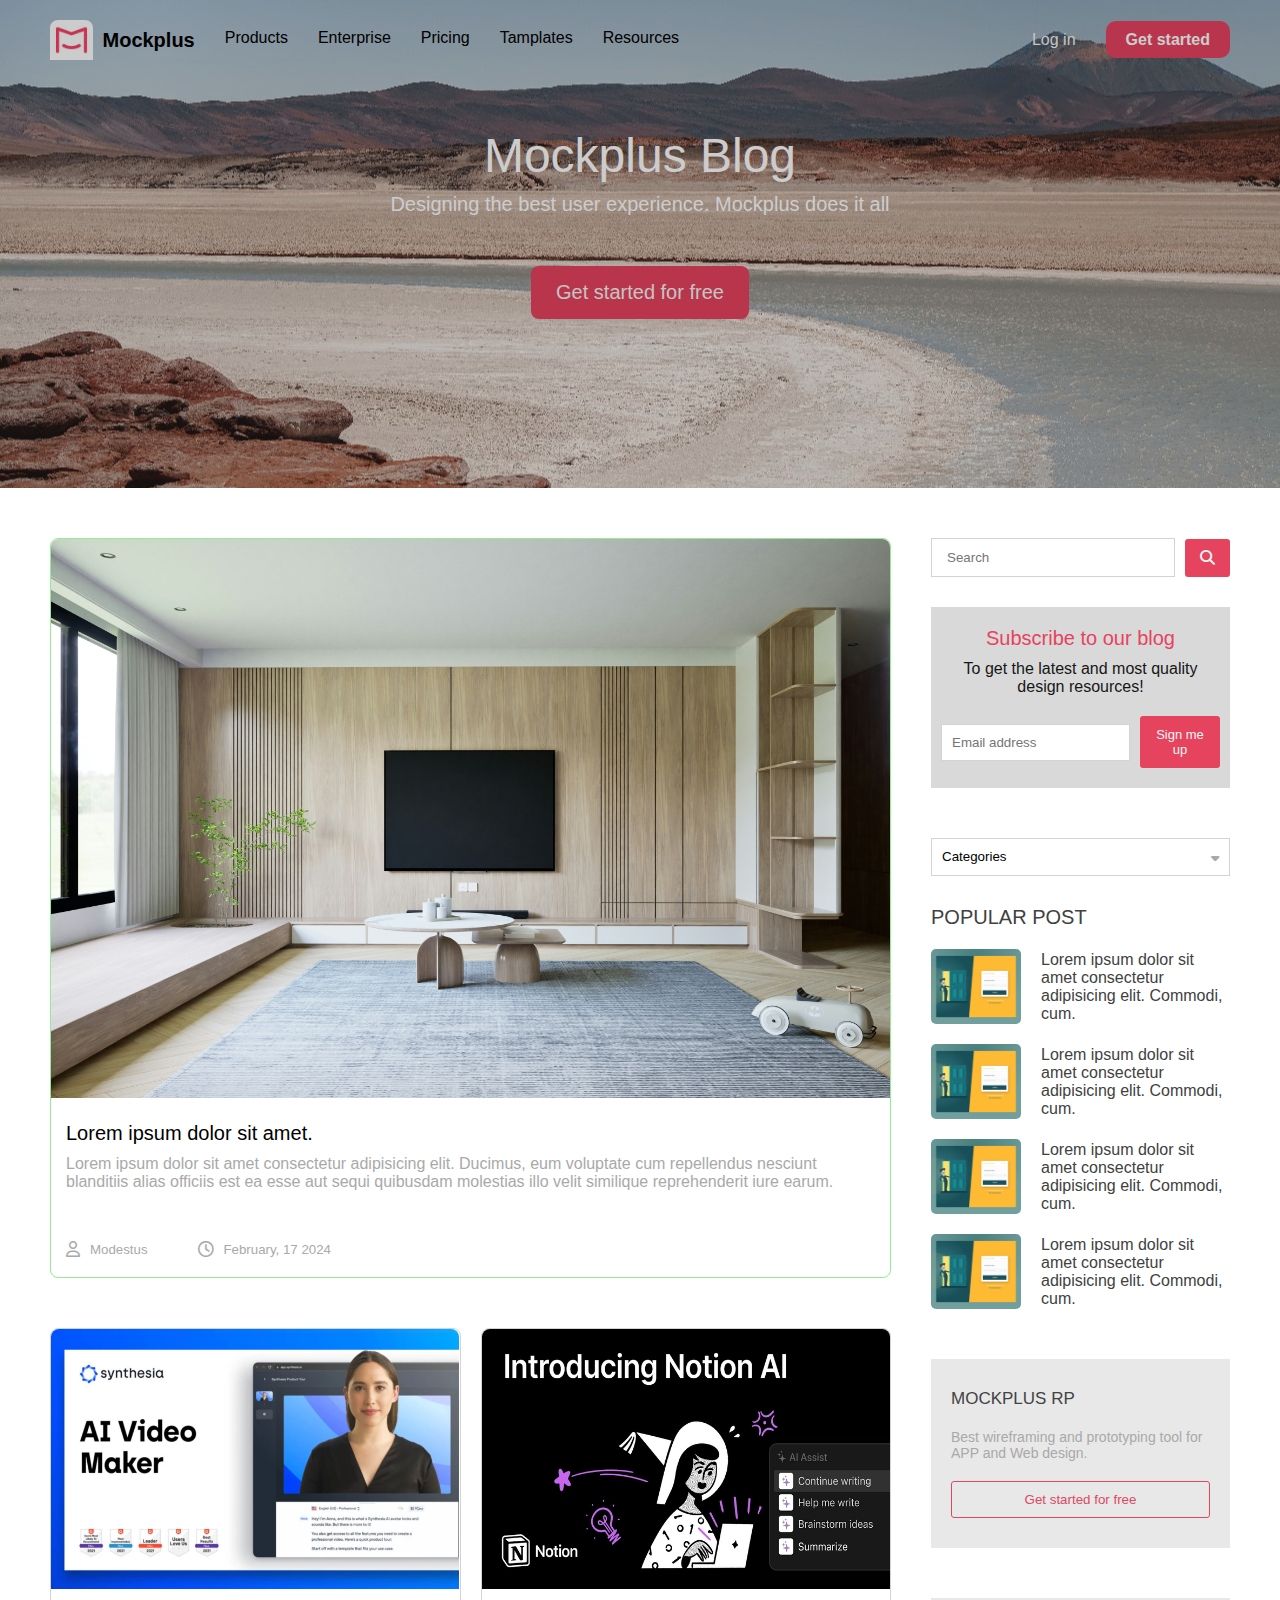
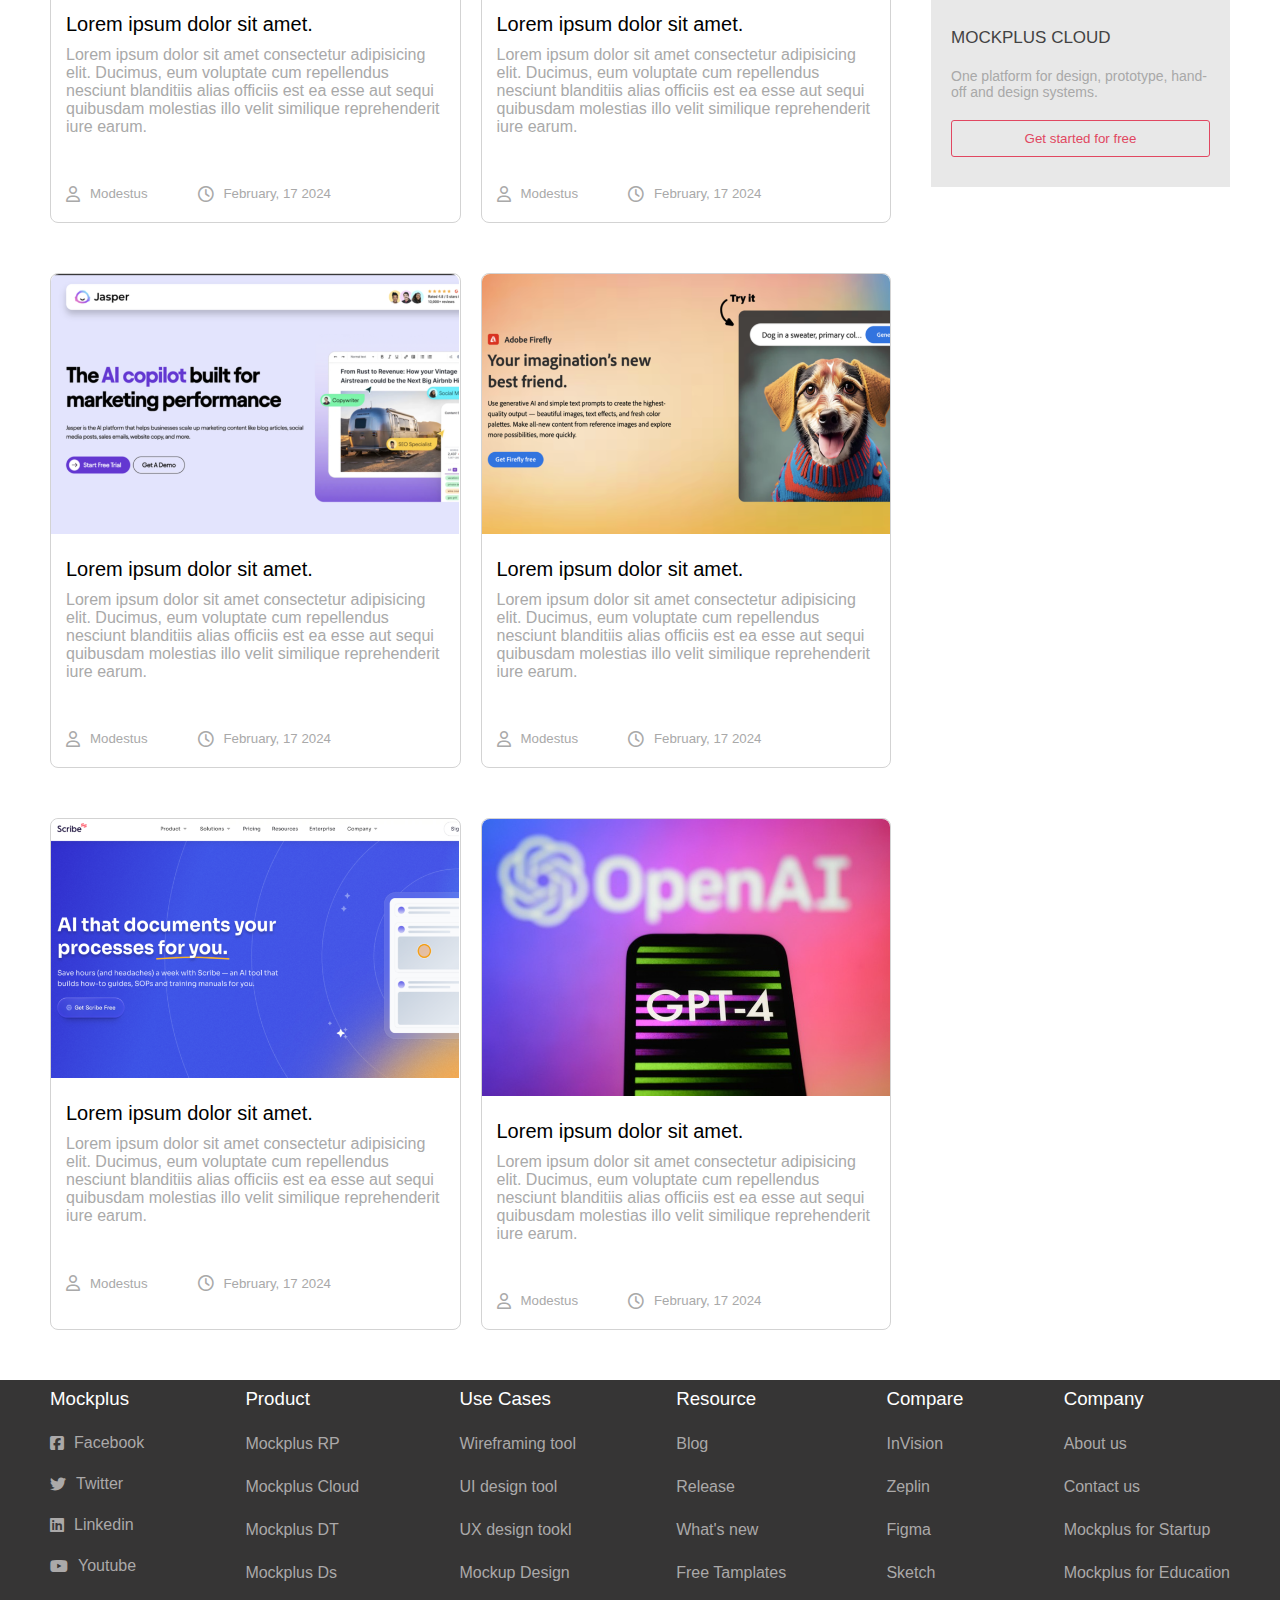
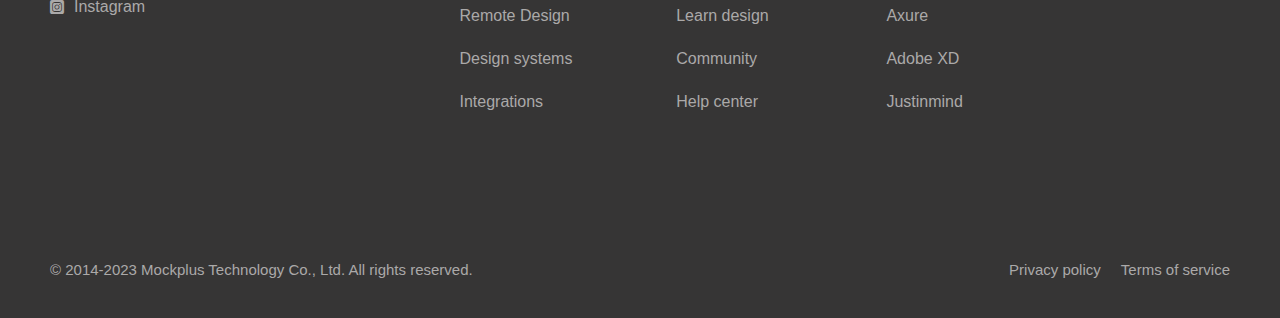
<file: SEMESTER PROJECT/INDEX.HTML>
<!DOCTYPE html>
<html lang="en">
<head>
    <meta charset="UTF-8">
    <meta name="viewport" content="width=device-width, initial-scale=1.0">
    <title>mock plus</title>
    <link rel="stylesheet" href="Style.css">
    <link rel="stylesheet" href="https://cdnjs.cloudflare.com/ajax/libs/font-awesome/6.5.1/css/all.min.css">
</head>
<body>     
    <header class="banner" style="background-image: url('./Assets/banner.jpeg'); 
    background-size: cover;
    background-position: center center;" >
    <!--this is header-->
    <nav class="nav-bar">
<div class="nav-left">
    <img src="./Assets/logo.jpeg" alt="logo">
    <ul>
        <li class="logo"><a href="#home">Mockplus</a></li>
        <li class="menu"><a href="#product">
            <div class="dropdown" >
                <button class="drop-btn">Products</button>
                <div class="drop-content">
                    <a href="">
                        <h3>Prototype</h3>
                        <p>Free web protyping</p>
                    </a>
                     <a href="">
                <h3>Wireframing</h3>
                <p>Free online wireframing tool</p>
            </a>
                <a href="">
                    <h3>UX design</h3>
                    <p>Design tool for UX team</p>
                </a>
            </div>
        </li>
        <li class="menu"><a href="#enterprise">Enterprise</a></li>
        <li class="menu"><a href="#pricing">Pricing</a></li>
        <li class="menu"><a href="#tamplates">Tamplates</a></li>
        <li class="menu"><a href="#resources">
            <div class="dropdown">
                <button class="drop-btn">Resources</button>
                <div class="drop-content"><a href=""><p>Help center</p></a>

                </a><a href=""><p>Learn design</p>

                </a>
                <a href=""><p>Community</p>
                    <a href=""><p>Blog</p>
                    
                </a>
            </div>
        </a></li>
    </ul>

</div>
<div class="nav-right">
    <ul>
       <li class="login"><a href="#login" style="color: whitesmoke;">Log in</a></li>
       <li class="get-started"><a href="#get-started">Get started</a></li>
    </ul>
</div>
    </nav>
    <div class="banner-details"><h4>Mockplus Blog</h4>
        <p>Designing the best user experience. Mockplus does it all</p>
        <button>Get started for free</button>
    </div>
</header>
<div class="main-container">
    <main>
    <!--this is main-->
    <div class="container">
        <div class="item1">
<img src="./Assets/banner2.jpg" alt="image">
<div class="content">
<h4>Lorem ipsum dolor sit amet.</h4>
      <p>Lorem ipsum dolor sit amet consectetur adipisicing elit. Ducimus,
         eum voluptate cum repellendus nesciunt blanditiis alias officiis est ea 
        esse aut sequi quibusdam molestias illo velit similique reprehenderit iure earum.</p>
        <div class="icons">
            <i class="fa fa-user" aria-hidden="true">
                <h5>Modestus</h5>
            
            
            </i>
            <i class="fa-solid fa-clock">
                <h5>February, 17 2024</h5>

            </i>
            
        </div>
</div>
        </div>
        <div class="item">
<img src="./Assets/video.png" alt="image">
<div class="content">
<h4>Lorem ipsum dolor sit amet.</h4>
      <p>Lorem ipsum dolor sit amet consectetur adipisicing elit. Ducimus,
         eum voluptate cum repellendus nesciunt blanditiis alias officiis est ea 
        esse aut sequi quibusdam molestias illo velit similique reprehenderit iure earum.</p>
        <div class="icons">
            <i class="fa fa-user" aria-hidden="true">
                <h5>Modestus</h5>
            
            
            </i>
            <i class="fa-solid fa-clock">
                <h5>February, 17 2024</h5>

            </i>
            
        </div>
</div>
        </div>
        <div class="item">
<img src="./Assets/notion.png" alt="image">
<div class="content">
<h4>Lorem ipsum dolor sit amet.</h4>
      <p>Lorem ipsum dolor sit amet consectetur adipisicing elit. Ducimus,
         eum voluptate cum repellendus nesciunt blanditiis alias officiis est ea 
        esse aut sequi quibusdam molestias illo velit similique reprehenderit iure earum.</p>
        <div class="icons">
            <i class="fa fa-user" aria-hidden="true">
                <h5>Modestus</h5>
            
            
            </i>
            <i class="fa-solid fa-clock">
                <h5>February, 17 2024</h5>

            </i>
            
        </div>
</div>
        </div>
        <div class="item">
<img src="./Assets/capilot.png" alt="image">
<div class="content">
<h4>Lorem ipsum dolor sit amet.</h4>
      <p>Lorem ipsum dolor sit amet consectetur adipisicing elit. Ducimus,
         eum voluptate cum repellendus nesciunt blanditiis alias officiis est ea 
        esse aut sequi quibusdam molestias illo velit similique reprehenderit iure earum.</p>
        <div class="icons">
            <i class="fa fa-user" aria-hidden="true">
                <h5>Modestus</h5>
            
            
            </i>
            <i class="fa-solid fa-clock">
                <h5>February, 17 2024</h5>

            </i>
            
        </div>
</div>
        </div>
        <div class="item">
<img src="./Assets/best.png" alt="image">
<div class="content">
<h4>Lorem ipsum dolor sit amet.</h4>
      <p>Lorem ipsum dolor sit amet consectetur adipisicing elit. Ducimus,
         eum voluptate cum repellendus nesciunt blanditiis alias officiis est ea 
        esse aut sequi quibusdam molestias illo velit similique reprehenderit iure earum.</p>
        <div class="icons">
            <i class="fa fa-user" aria-hidden="true">
                <h5>Modestus</h5>
            
            
            </i>
            <i class="fa-solid fa-clock">
                <h5>February, 17 2024</h5>

            </i>
            
        </div>
</div>
        </div>
        <div class="item">
<img src="./Assets/AI.png" alt="image">
<div class="content">
<h4>Lorem ipsum dolor sit amet.</h4>
      <p>Lorem ipsum dolor sit amet consectetur adipisicing elit. Ducimus,
         eum voluptate cum repellendus nesciunt blanditiis alias officiis est ea 
        esse aut sequi quibusdam molestias illo velit similique reprehenderit iure earum.</p>
        <div class="icons">
            <i class="fa fa-user" aria-hidden="true">
                <h5>Modestus</h5>
            
            
            </i>
            <i class="fa-solid fa-clock">
                <h5>February, 17 2024</h5>

            </i>
            
        </div>
</div>
        </div>
        <div class="item">
<img src="./Assets/Open.png" alt="image">
<div class="content">
<h4>Lorem ipsum dolor sit amet.</h4>
      <p>Lorem ipsum dolor sit amet consectetur adipisicing elit. Ducimus,
         eum voluptate cum repellendus nesciunt blanditiis alias officiis est ea 
        esse aut sequi quibusdam molestias illo velit similique reprehenderit iure earum.</p>
        <div class="icons">
            <i class="fa fa-user" aria-hidden="true">
                <h5>Modestus</h5>
            
            
            </i>
            <i class="fa-solid fa-clock">
                <h5>February, 17 2024</h5>

            </i>
            
        </div>
</div>
        </div>
    

    </div>
</main>
<aside>
    <div class="search-field">
        <input type="text" placeholder="Search">
        <a href="#"><i class="fa fa-search" aria-hidden="true"></i></a>
    </div>
    <div class="email-field">
        <h2>Subscribe to our blog</h2>
        <p>To get the latest and most quality design resources!</p>
        <div class="email-details">
            <input type="text" placeholder="Email address">
            <a href="#">Sign me up</a>
        </div>
         </div>
         <div class="categories-container">
<button id="categories-drop">
    Categories
    <i class="fa fa-caret-down" aria-hidden="true"></i>
</button>
<div id="categories-content">
    <h5>Inside Mockplus</h5>
    <h5>UI Design</h5>
    <h5>UX Design</h5>
    <h5>Design and prototyping tools</h5>
    <h5>Web design</h5>
    <h5>Mobile design</h5>
    <h5>Iteration Design</h5>
    <h5>Product Design</h5>
    <h5>News and events of UX Design</h5>
    <h5>UX design guest posts</h5>
</div>
         </div>
         <div class="post-container">
<h2>Popular post</h2>
<div class="post">
<img src="./Assets/post.jpg" alt="post">
<p>Lorem ipsum dolor sit amet consectetur adipisicing elit. Commodi, cum.</p>
</div>
<div class="post">
    <img src="./Assets/post.jpg" alt="post">
    <p>Lorem ipsum dolor sit amet consectetur adipisicing elit. Commodi, cum.</p>
    </div>
    <div class="post">
        <img src="./Assets/post.jpg" alt="post">
        <p>Lorem ipsum dolor sit amet consectetur adipisicing elit. Commodi, cum.</p>
        </div>
        <div class="post">
            <img src="./Assets/post.jpg" alt="post">
            <p>Lorem ipsum dolor sit amet consectetur adipisicing elit. Commodi, cum.</p>
            </div>
         </div>
         <div class="proms">
            <h3>Mockplus RP</h3>
            <p>Best wireframing and prototyping tool for APP and Web design.</p>
            <button>Get started for free</button>

         </div>
         <div class="proms">
            <h3>MOCKPLUS CLOUD</h3>
            <p>One platform for design, prototype, hand-off and design systems.</p>
            <button>Get started for free</button>

         </div>


</aside>

</div>
    <footer>
        <!--this is footer-->
        <script src="index.js"></script>
        <div class="footer-top">
            <div class="social-handles">
<h3>Mockplus</h3>
<div class="social-handles-icon">
    <a href="">
        <i class="fab fa-facebook-square"><h4>Facebook</h4></i>
    </a>
    <a href="">
        <i class="fab fa-twitter"><h4>Twitter</h4></i>
        
    </a>
    <a href="">
        <i class="fab fa-linkedin"><h4>Linkedin</h4></i>
        
    </a>
    <a href="">
        <i class="fab fa-youtube"><h4>Youtube</h4></i>
        
    </a>
    <a href="">
        <i class="fab fa-instagram-square"><h4>Instagram</h4></i>
        
    </a>
</div>
            </div>
            <div class="footer-content">
                <h3>Product</h3>
                <ul>
                    <li>
                        <a href="">Mockplus RP</a>
                    </li>
                    <li>
                        <a href="">Mockplus Cloud</a>
                    </li>
                    <li>
                        <a href="">Mockplus DT</a>
                    </li>
                    <li>
                        <a href="">Mockplus Ds</a>
                    </li>
                </ul>
                

            </div>
            <div class="footer-content">
                <h3>Use Cases</h3>
                <ul>
                    <li>
                        <a href="">Wireframing tool</a>
                    </li>
                    <li>
                        <a href="">UI design tool</a>
                    </li>
                    <li>
                        <a href="">UX design tookl</a>
                    </li>
                    <li>
                        <a href="">Mockup Design</a>
                    </li>
                <li>
                    <a href="">Remote Design</a>
                </li>
                <li>
                    <a href="">Design systems</a>
                </li>
                <li>
                    <a href="">Integrations</a>
                </li>
            </ul>
                

            </div>
            <div class="footer-content">
                <h3>Resource</h3>
                <ul>
                    <li>
                        <a href="">Blog</a>
                    </li>
                    <li>
                        <a href="">Release</a>
                    </li>
                    <li>
                        <a href="">What's new</a>
                    </li>
                    <li>
                        <a href="">Free Tamplates</a>
                    </li>
                <li>
                    <a href="">Learn design</a>
                </li>
                <li>
                    <a href="">Community</a>
                </li>
                <li>
                    <a href="">Help center</a>
                </li>
            </ul>
                

            </div>
            <div class="footer-content">
                <h3>Compare</h3>
                <ul>
                    <li><a href="">InVision</a></li>
                    <li><a href="">Zeplin</a></li>
                    <li><a href="">Figma</a></li>
                    <li><a href="">Sketch</a></li>
                    <li><a href="">Axure</a></li>
                    <li><a href="">Adobe XD</a></li>
                    <li><a href="">Justinmind</a>
                </li>
            </ul>             
            </div>
            <div class="footer-content">
                <h3>Company</h3>
                <ul>
                    <li><a href="">About us</a></li>
                    <li><a href="">Contact us</a></li>
                    <li><a href="">Mockplus for Startup</a></li>
                    <li><a href="">Mockplus for Education</a></li>
               </ul>                
            </div>
        </div>
        <div class="footer-bottom">
            
            <div class="bottom-left">
                <h4>© 2014-2023 Mockplus Technology Co., Ltd. All rights reserved.</h4>

            </div>
            <div class="bottom-right">
               <a href="">Privacy policy</a>
               <a href="">Terms of service</a> 
            </div>
        </div>
    </footer>    
</body>
</html>
</file>
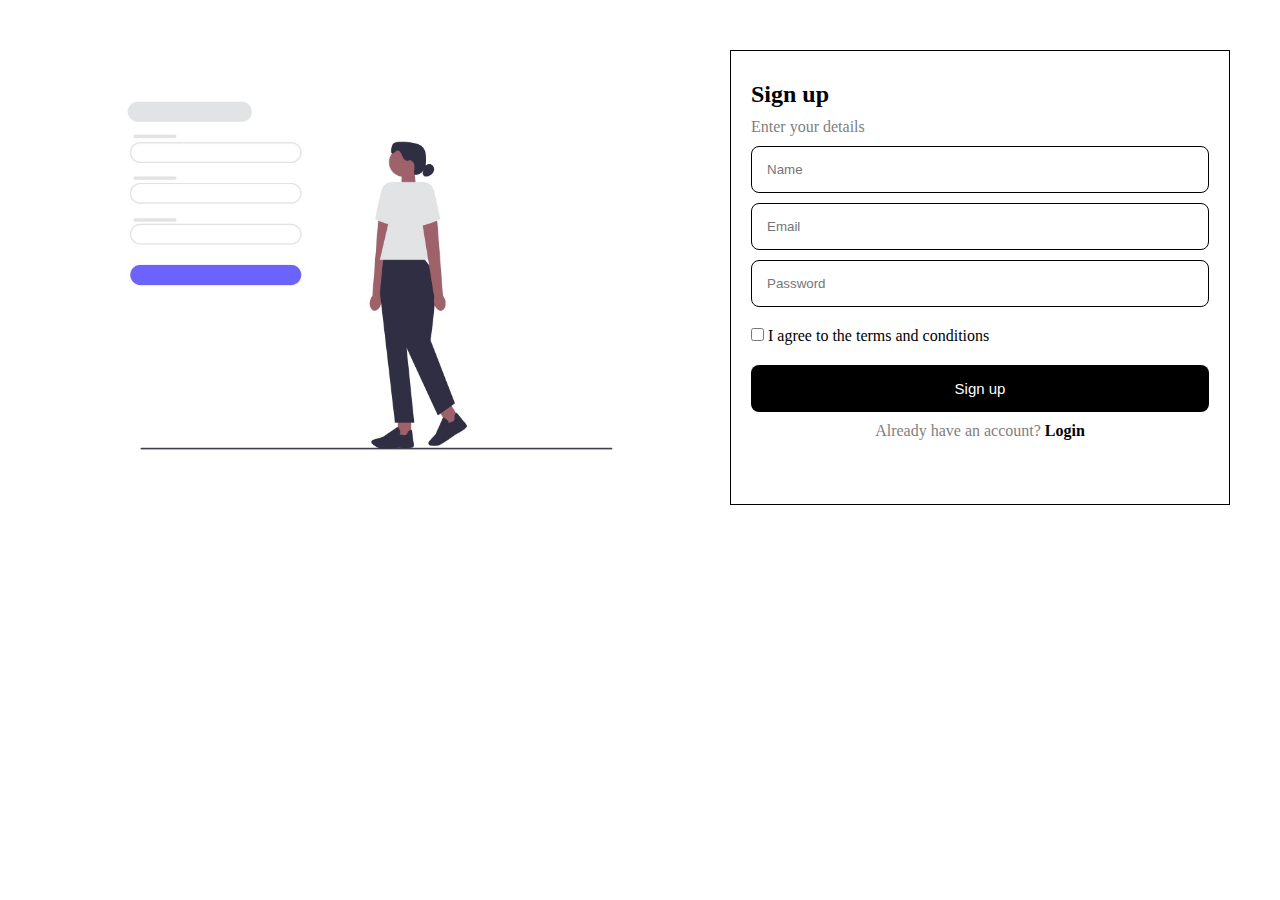
<file: SEMESTER PROJECT/sign up.html>
<!DOCTYPE html>
<html lang="en">
<head>
    <meta charset="UTF-8">
    <meta name="viewport" content="width=device-width, initial-scale=1.0">
    <title>sign up</title>
    <link rel="stylesheet" href="sign up.css">
</head>
<body>
    <section class="image-field"><img src="./Assets/sign up.jpeg" alt=""></section>
    <section class="form-field">
        <form action="">
            <div class="header"><h2>Sign up</h2><p>Enter your details</p></div>
        <div class="input-field">
            <div class="main">
                <input type="text" placeholder="Name">
                <input type="text" placeholder="Email">
                <input type="password" placeholder="Password">
            </div>
        <div class="check">
            <input type="checkbox" id="check">
            <label for="check">I agree to the terms and conditions</label>
        </div>
        <div class="sign-up">
            <button>Sign up</button>
            <p>Already have an account? <span><a href="#">Login</a></span></p>
        </div>
    </div>
        </form>
    </section>
    
</body>
</html>
</file>
<file: SEMESTER PROJECT/Style.css>
*{
    margin: 0;
    padding: 0;
    box-sizing: border-box;
    font-family: sans-serif;
    }
    
.nav-bar{
    display: flex;
    justify-content: space-between;
    align-items: center;
    padding: 20px 50px;
    
}
.nav-bar ul{
    display: flex;
    gap: 30px;
}
.nav-bar ul li{
    list-style: none;
}
.nav-bar ul li a{
    text-decoration: none;}
.nav-left{
    display: flex;
    align-items: center;
    gap: 10px;
}
.nav-left ul li a{
    color: black;
}
.login a{
    color: grey;
}
.get-started a{
    background-color: rgb(230, 67,97);
    color: white;
    padding: 10px 20px;
    border-radius: 10px;
    font-weight: 600;
}
.logo{
    font-size: 20px;
    font-weight: 600;
}
.menu a:hover{
    color: red;
    transition: all 0.2s ease-in-out;
}
.login a:hover{
    color: red;
    transition: all 0.2s ease-in-out;
}
.nav-left img{
    width: 100%;
    height: 40px;
}
.dropdown{
    float: left;
    overflow: hidden;
}
.drop-content{
    display: none;
    position: absolute;
    background-color: #f9f9f9;
    min-height: fit-content;
    box-shadow: 0px 8px 16px 0px rgba(0, 0, 0, 0.2);
    border-radius: 3px;
    z-index: 1;
    padding: 10px 20px;
}
.drop-btn{
    border: none;
    outline: none;
    color: black;
    font-size: 16px;
    background-color: inherit;
    font-family: inherit;
    margin: 0;
}
.drop-content a{
    display: block;
    padding: 10px;
    color: black;
}
.drop-content a h3{
    font-weight: 600;
    color: black;
}
.drop-content a p{
    font-size: 15px;
    color: black;
}
.drop-content a:hover{
    background-color: #dddd;
    border-radius: 5px;
}
.dropdown:hover .drop-content{
    display: block;
}
   
.banner{
    position: relative;
    height: 488px;
    object-fit: contain;
}
.banner-details{
    text-align: center;
    margin-top: 48px;
    color: white;
}
    .banner-details h4{
        font-size: 48px;
        font-weight:400 ;
        margin-bottom: 10px;
    }
    .banner-details p{
        font-size: 20px;
    }
    .banner-details button{
        background-color: rgb(230, 67,94);
        padding: 15px 25px;
        margin-top: 50px;
        color: whitesmoke;
        font-size: 20px;
        border-radius: 8px;
        outline: none;
        border: none;
    }

.banner::before{
    content: "";
    position: absolute;
    top: 0;
    bottom: 0;
    left: 0;
    right: 0;
    background: rgba(0, 0, 0, 0.2);
    pointer-events: none;
}
main{
    float: left ;
    flex: 3;
}
.container{
    display: grid;
    grid-template-columns: auto auto;
    gap: 50px 20px;
}
.item1{
    grid-column: 1 / 3;
    border: 1px solid lightgreen;
    border-radius: 8px;
}
.item1 img{
    height: fit-content;
    max-width: 100%;
    border-radius: 8px 8px 0px 0px;
    object-fit: cover; 
}
.item {
border: 1px solid lightgrey;
border-radius: 8px;
}
img{
    height: fit-content;
    max-width: 100%;
    border-radius: 8px 8px 0px 0px;
    object-fit: cover;
}
.item1:hover{
    box-shadow: 0px 8px 16px 0px rgba(146, 124, 124, 0.2);
    transform: all 0.3s ease-in-out;
}
.item:hover{
    box-shadow: 0px 8px 16px 0px green;
    transform: all 0.3s ease-in-out;
}
.content{
    padding: 20px 15px;
}
.content h4{
    font-weight: 400;
    font-size: 20px;
}
.content p{
    color: darkgrey;
    padding: 10px 0px 50px 0px;
}
.icons{
    display: flex;
    gap: 50px;
}
.icons i{
    display: flex;
    gap: 10px;
    align-items: center;
    font-weight: 300;
    color: darkgrey;
}
.icons i h5{
    font-weight: 500;

}
.main-container{
    display:flex;
    padding: 50px;
}
aside{
    float: right;
    flex: 1;
    padding-left: 40px;
}
.search-field{
    display: flex;
    gap: 10px;
    align-items: center;
}
.search-field input{
    padding: 11px 50px 11px 15px;
    border: 1px solid lightgrey;
    outline: none;
}
.search-field a{
    background-color: rgb(230, 67, 94);
    padding: 10px 15px;
    border-radius: 3px;
}
.search-field a i{
    color: whitesmoke;
    font-size: 15px;
}
.email-field{
    background-color: rgb(217, 217, 217);
  margin-top: 30px;
  text-align: center;
  padding: 20px 10px;
}
.email-field h2{
    color: rgb(230, 67, 94);
    font-weight: 400;
    font-size: 20px;
}
.email-field p{
    padding-top: 10px;
    color: rgb(22, 22, 22);
    font-weight: 400;

}
.email-details{
    padding-top: 20px;
    display: flex;
    gap: 10px;
    align-items: center;
    justify-content: center;
}
.email-details input{
    padding: 10px 0px 10px 10px;
    outline: none;
    border: 1px solid lightgrey;
}
.email-details a{
    background-color:rgb(230, 67, 94);
    color: whitesmoke;
    text-decoration: none;
    padding: 11px;
    font-weight: 400;
    font-size: 13px;
    border-radius: 3px;

}
.categories-container{
    margin-top: 50px;
    
}
#categories-drop{
    padding: 10px;
    background-color: transparent;
    width: 100%;
    border: 1px solid lightgrey;
    outline: none;
    text-align: start;
    cursor: pointer;
}
#categories-drop i{
    color: darkgrey;
    float: right;
    margin-top: 3px;
}
#categories-content{
    padding: 10px o 10px 0;
    box-shadow: 0px 5px 10px 0px rgba(0, 0, 0, 0.2);
    background-color: #fff;
    display: none;
}
#categories-content h5{
    padding: 5px 18px;
    font-size: 14px;
    font-weight: 400;
}
#categories-content h5:hover{
    background-color: rgba(217, 217, 217, 0.4);
    cursor: pointer;
}
.post-container{
    margin-top: 30px;
}
.post-container h2{
    margin: 20px 0px;
    font-weight: 400;
    font-size: 20px;
    text-transform: uppercase;
    color: rgb(65, 65, 65);
}
.post{
    display: flex;
    gap: 20px;
    align-items: center;
    margin-bottom: 20px;
    cursor: pointer;
}
.post img{
    width: 90px;
    height: 75px;
    object-fit: cover;
    border-radius: 5px;
}
.post p{
    color: rgb(65, 65, 65);
}
.post p:hover{
    color: rgb(225, 71, 97);
    transition: all 0.2s ease-in-out;
}
.proms{
    margin-top: 50px;
    background-color: rgba(217, 217, 217, 0.6);
    padding: 30px 20px;

}
.proms h3{
    font-size: 17px;
    font-weight: 400;
    text-transform: uppercase;
    color: rgb(67, 67, 67);
}
.proms p{
    margin: 20px 0px;
    color: darkgrey;
    font-size: 14px;
}
.proms button{
    width: 100%;
    padding: 10px 0px;
    border: 1px solid rgb(225, 71, 97);
    border-radius: 3px;
    background-color: transparent;
    font: 17px;
    color: rgb(225, 71, 97);
    font-weight: 400;
    cursor: pointer;
}
.proms button:hover{
    background-color: rgb(225, 71, 97);
    transition: all 0.2 ease-in-out;
    color: white;
}
footer{
    background-color: rgb(54, 53, 53);
    gap: 8px;
    padding: 8px 50px 40px 50px;
}
.footer-top{
    display: flex;
    flex-direction: row;
    justify-content: space-between;

}
.footer-top h3{
   color: rgb(255, 449, 449); 
   font-weight: 500;
}
.social-handles a{
    text-decoration: none;

}
.social-handles a i{
    display: flex;
    gap: 0 10px;
    margin-top: 25px;
    color: rgb(171, 169, 169);
}
.social-handles a i h4{
   font-weight: 400;
   text-transform: capitalize;
}
.social-handles a i:hover{
    color: rgb(255, 449, 449);
    transition: all 0.2s ease-in-out;
}
.footer-content ul li{
list-style: none;
margin-top: 25px;
}
.footer-content ul li a{
    text-decoration: none;
    color: rgb(171, 169, 169);
}
.footer-content a:hover{
    color: rgb(255, 249, 249);
    transition: all .2s ease-in-out;
}
.footer-bottom{
    margin-top: 150px;
    display: flex;
    justify-content: space-between;
    align-items: center;
}
.bottom-left h4{
    color: rgb(171, 169, 169);
    font-weight: 400;
    font-size: 15px;
}
.bottom-right{
    display: flex;
    gap: 20px;
}
.bottom-right a{
    text-decoration: none;
    color: rgb(171, 169, 169);
    font-weight: 400;
    font-size: 15px;
}
.bottom-right a:hover{
    color: rgb(255, 249, 249);
    transition: all .2s ease-in-out;
}
</file>
<file: SEMESTER PROJECT/sign up.css>
*{
    margin: 0;
    padding: 0;
    box-sizing: border-box;
}
body{
    display: grid;
    grid-template-columns: auto auto;
    gap: 40px;
    padding: 50px;
}
.image-field img{
    width: 100%;
    object-fit: contain;

}
.form-field{
    border: 1px solid black;
    padding: 30px 20px;
    width: 500px;
    max-width: 100%;

}
.header p{
    color: grey;
    margin-top: 10px;

}
.main{
    display: grid;
}
.main input{
    padding: 15px;
    margin-top: 10px;
    outline:  none;
    border: 1px solid black;
    border-radius: 8px;
    max-width: 100%;

}
.check{
    margin-top: 20px;
}
.sign-up{
margin-top: 20px;
}
.sign-up button{
    width: 100%;
    background-color: black;
    color: white;
    outline: none;
    border: none;
    padding: 15px 0px;
    border-radius: 8px;
    font-size: 15px;
    cursor: pointer;

}
.sign-up p{
    text-align: center;
    margin-top: 10px;
    color: grey;
}
.sign-up span a{
    color: black;
    text-decoration: none;
    font-weight: 600;
}
</file>
